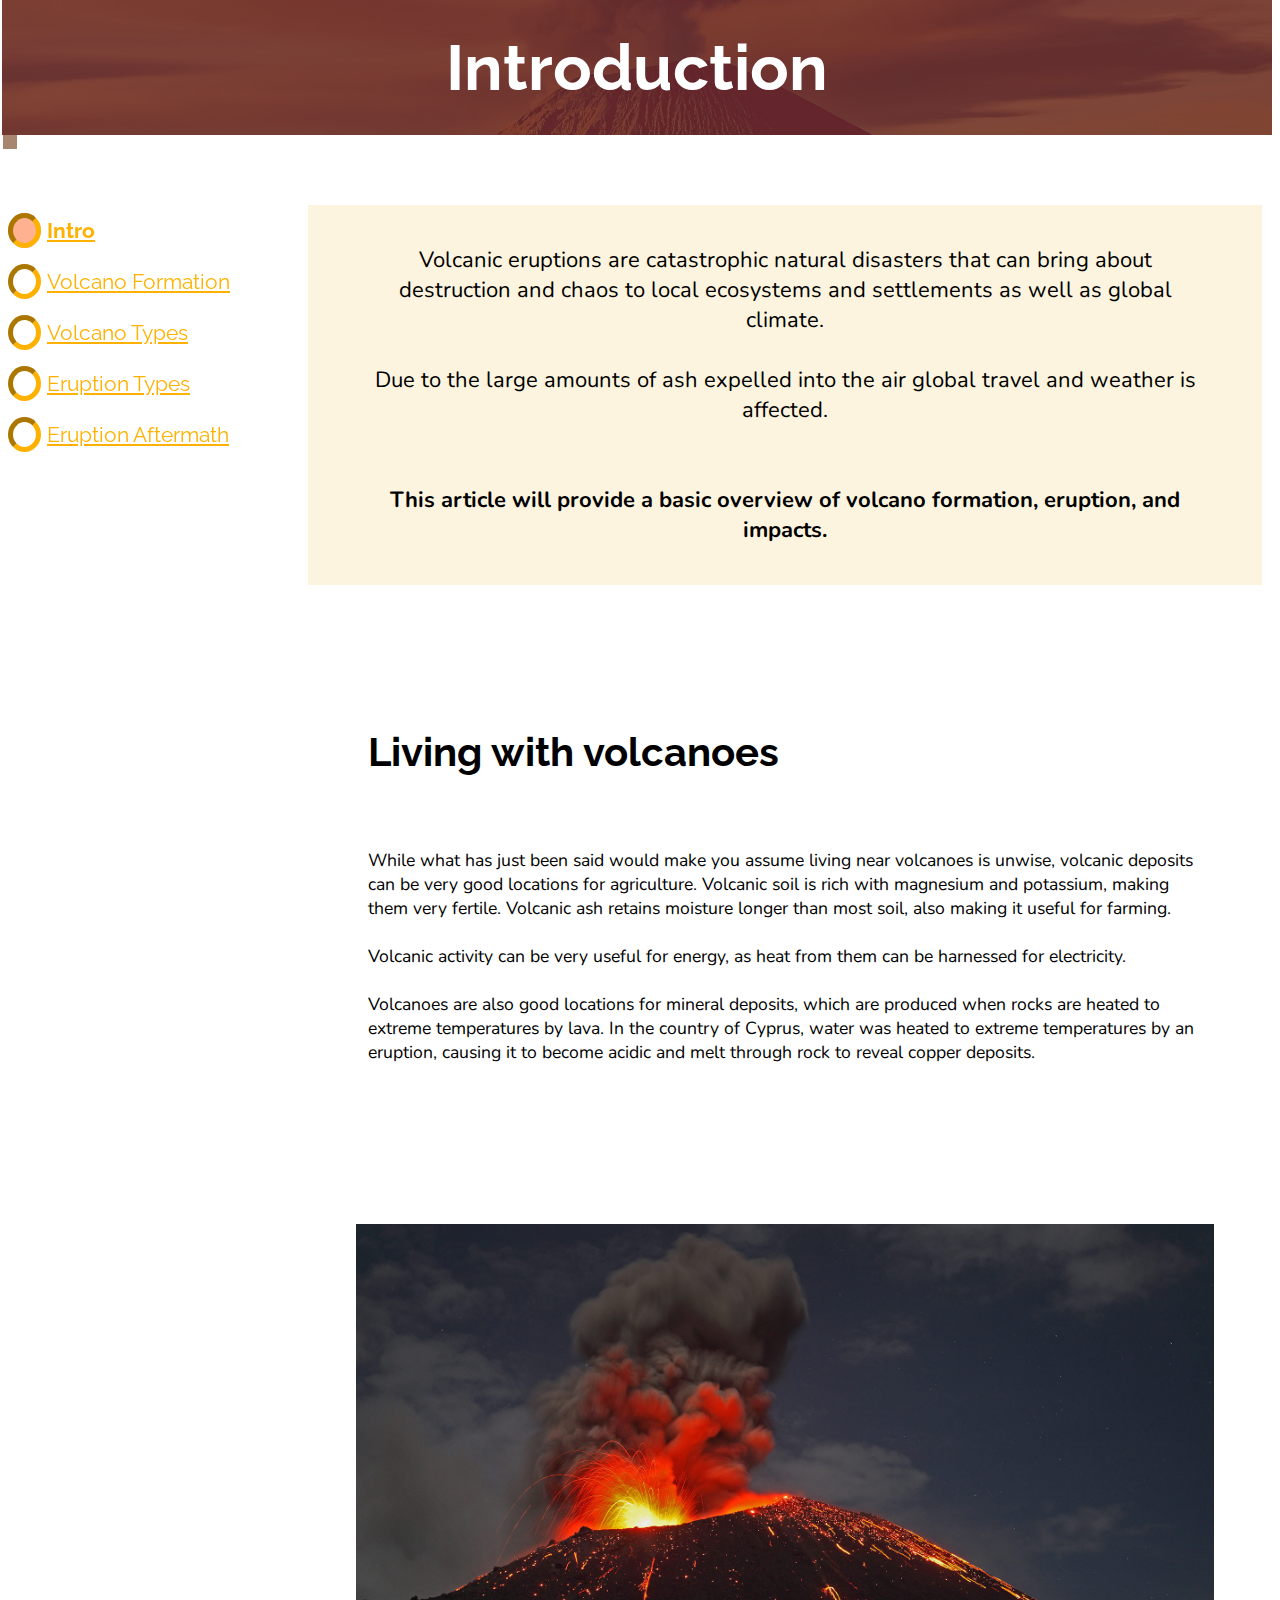
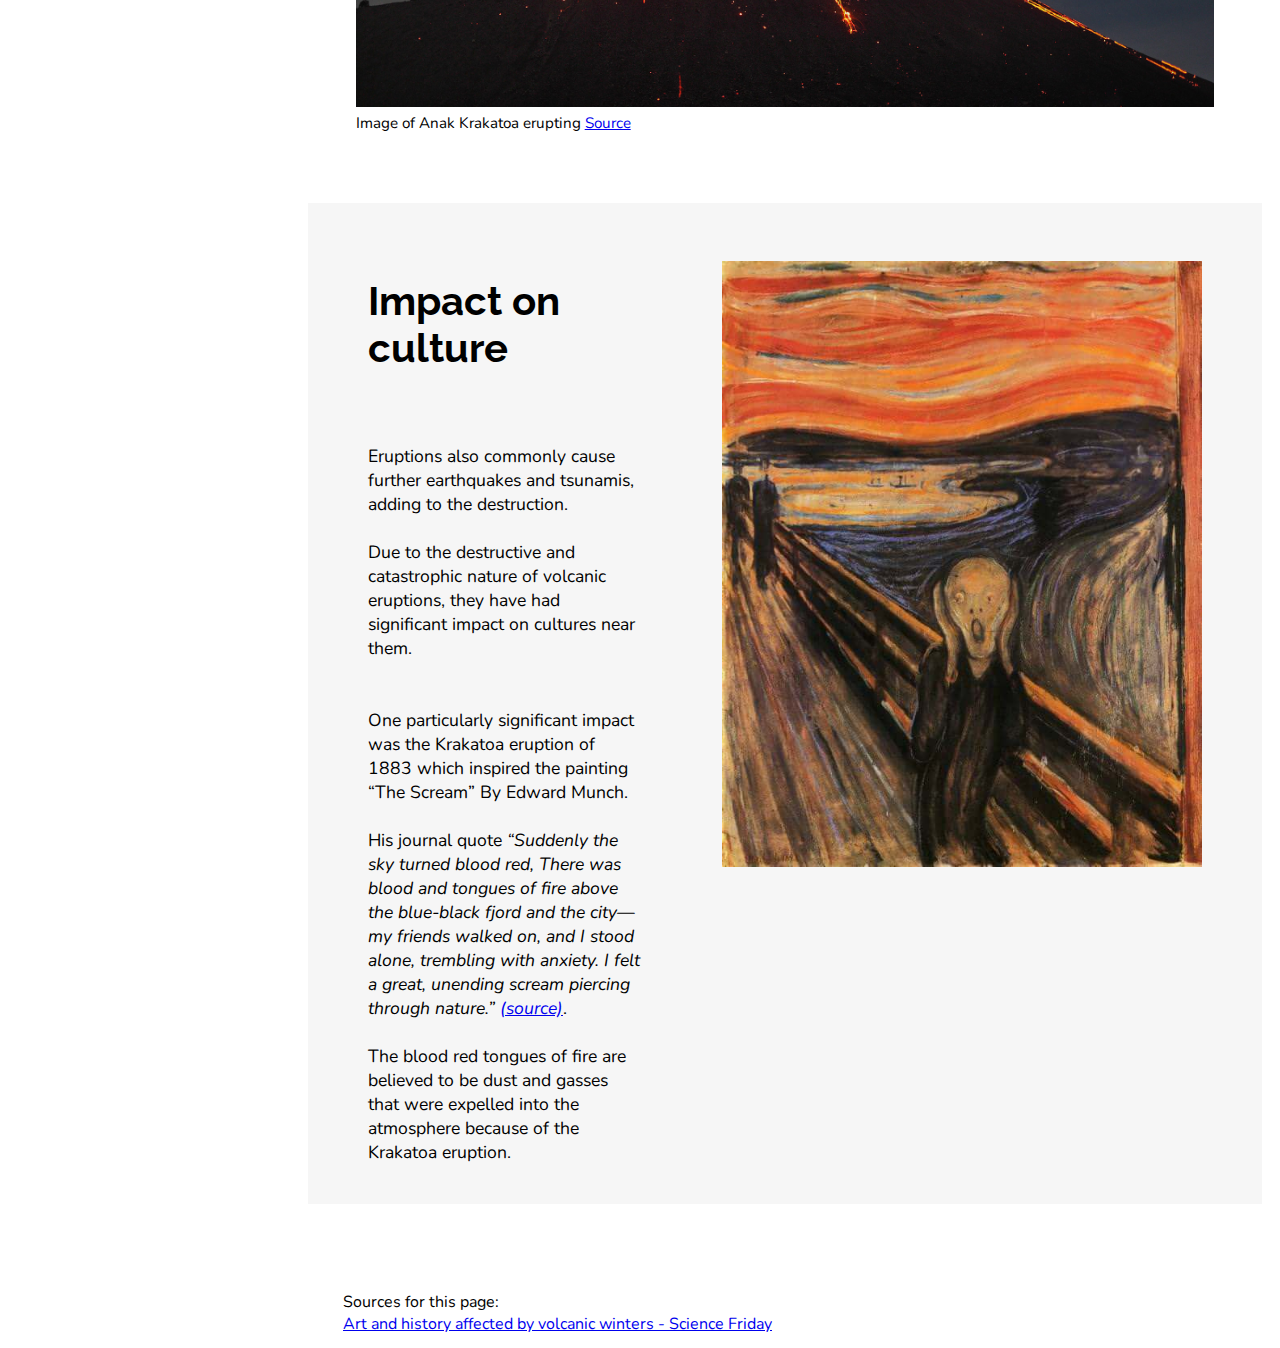
<file: index.html>
<!doctype html>
<html>

<head>
    <meta charset="utf-8">
    <title>Volcanoes: Home</title>
    <link href="style.css" rel="stylesheet" />
    <link rel="preconnect" href="https://fonts.googleapis.com">
    <link rel="preconnect" href="https://fonts.gstatic.com" crossorigin>
    <link href="https://fonts.googleapis.com/css2?family=Noto+Sans&family=Nunito:wght@200;300;400;600&family=Raleway:wght@100;300;400;800;900&display=swap" rel="stylesheet"> 
    <script src="https://code.jquery.com/jquery-3.6.0.min.js"></script>
    <script src="index.js" defer></script>
    <script>
        $(document).ready(function () {
           
            $(".next-page-btn").click(function (e) {
                window.location = "volcano-formation.html"
            });
        })
        
    </script>
</head>

<body>
    <header>
        <h1>Introduction</h1>
        <img src="images/header landscape banner.jpg">
    </header>

    <nav>
        <a id = "active" href="index.html"><i class="circleActive"></i> Intro</a> 
        <a href="volcano-formation.html"><i class="circle"></i>Volcano Formation</a>
        <a href="volcano-types.html"><i class="circle"></i>Volcano Types</a>
        <a href="eruption-types.html"><i class="circle"></i>Eruption Types</a>
        <a href="eruption-aftermath.html"><i class="circle"></i>Eruption Aftermath</a>
    </nav>
    <div id="progressBar"> </div>
    <main>
        <section class = "volcano-info-section-coloured">
            <p>Volcanic eruptions are catastrophic natural disasters that can bring about destruction and chaos to local ecosystems and
            settlements as well as global climate.
            <br><br>
            Due to the large amounts of ash expelled into the air global travel and weather is affected.
            <br><br><br>
            <b>This article will provide a basic overview of volcano formation, eruption, and impacts.</b>
        </p>
        </section>
        <!-- ADD THE MAP STUFF -->
        <section class = "volcano-aftermath-section">
            <h2> Living with volcanoes</h2>
            <p>While what has just been said would make you assume living near volcanoes is unwise, volcanic deposits can be very good
                locations for agriculture.
                Volcanic soil is rich with magnesium and potassium, making them very fertile. Volcanic ash retains moisture longer than
                most soil, also making it useful for farming.
                <br><br>
                Volcanic activity can be very useful for energy, as heat from them can be harnessed for electricity.
                <br><br>
                Volcanoes are also good locations for mineral deposits, which are produced when rocks are heated to extreme temperatures
                by lava. In the country of Cyprus, water was heated to extreme temperatures by an eruption, causing it to become acidic
                and melt through rock to reveal copper deposits.
            </p>    
        </section>
        <img class = "volcano-img-xtra-large"src = "images/18639d5b1f7e40dfbfad6b3bd9c407e9.jpg" alt = "Large image of Krakatoa">
        <p class="caption" style = "margin-left:5%"> Image of Anak Krakatoa erupting <a href="https://peapix.com/bing/28552" target="_blank">Source </a></p>

        <section class = "volcano-info-section-coloured-bottom ">
            <div class = "left">
            <h2> Impact on culture</h2>
            <p>
                Eruptions also commonly cause further earthquakes and tsunamis, adding to the destruction.
                <br><br>
                Due to the destructive and catastrophic nature of volcanic eruptions, they have had significant impact on cultures near
                them.
                <br><br><br>
                
                One particularly significant impact was the Krakatoa eruption of 1883 which inspired the painting “The Scream” By
                Edward Munch.
                <br><br>
                His journal quote <i>“Suddenly the sky turned blood red, There was blood and tongues of fire above the blue-black fjord and
                the city—my friends walked on, and I stood alone, trembling with anxiety. I felt a great, unending scream piercing
                through nature.” <a href = "https://www.sciencefriday.com/articles/the-art-and-history-shaped-by-volcanic-winters/" target="_blank">(source)</a></i>.
                <br><br>
                The blood red tongues of fire are believed to be dust and gasses that were expelled into the atmosphere because of the
                Krakatoa eruption.
            </p>
            </div>
            <div class = "right">
                <br>
                <figure class="imgHolder">
                    <img src="images/the-scream.jpg" alt="Painting: The Scream by Edward Munch">
                    <figcaption> <i>The Scream </i>by Edward Munch <a href="https://www.britannica.com/place/Kilauea" target="_blank">Source</a>
                        </a></figcaption>
                </figure>
            </div>
        </section>
    <br>        
    </main>
    <footer>
    <button class = "next-page-btn"><span>Next: Formation </span></button>
        Sources for this page: <br>
    <a href="https://www.sciencefriday.com/articles/the-art-and-history-shaped-by-volcanic-winters/" target="_blank"> Art and history affected by volcanic winters - Science Friday</a> 
</footer>
</body>

</html>
</file>
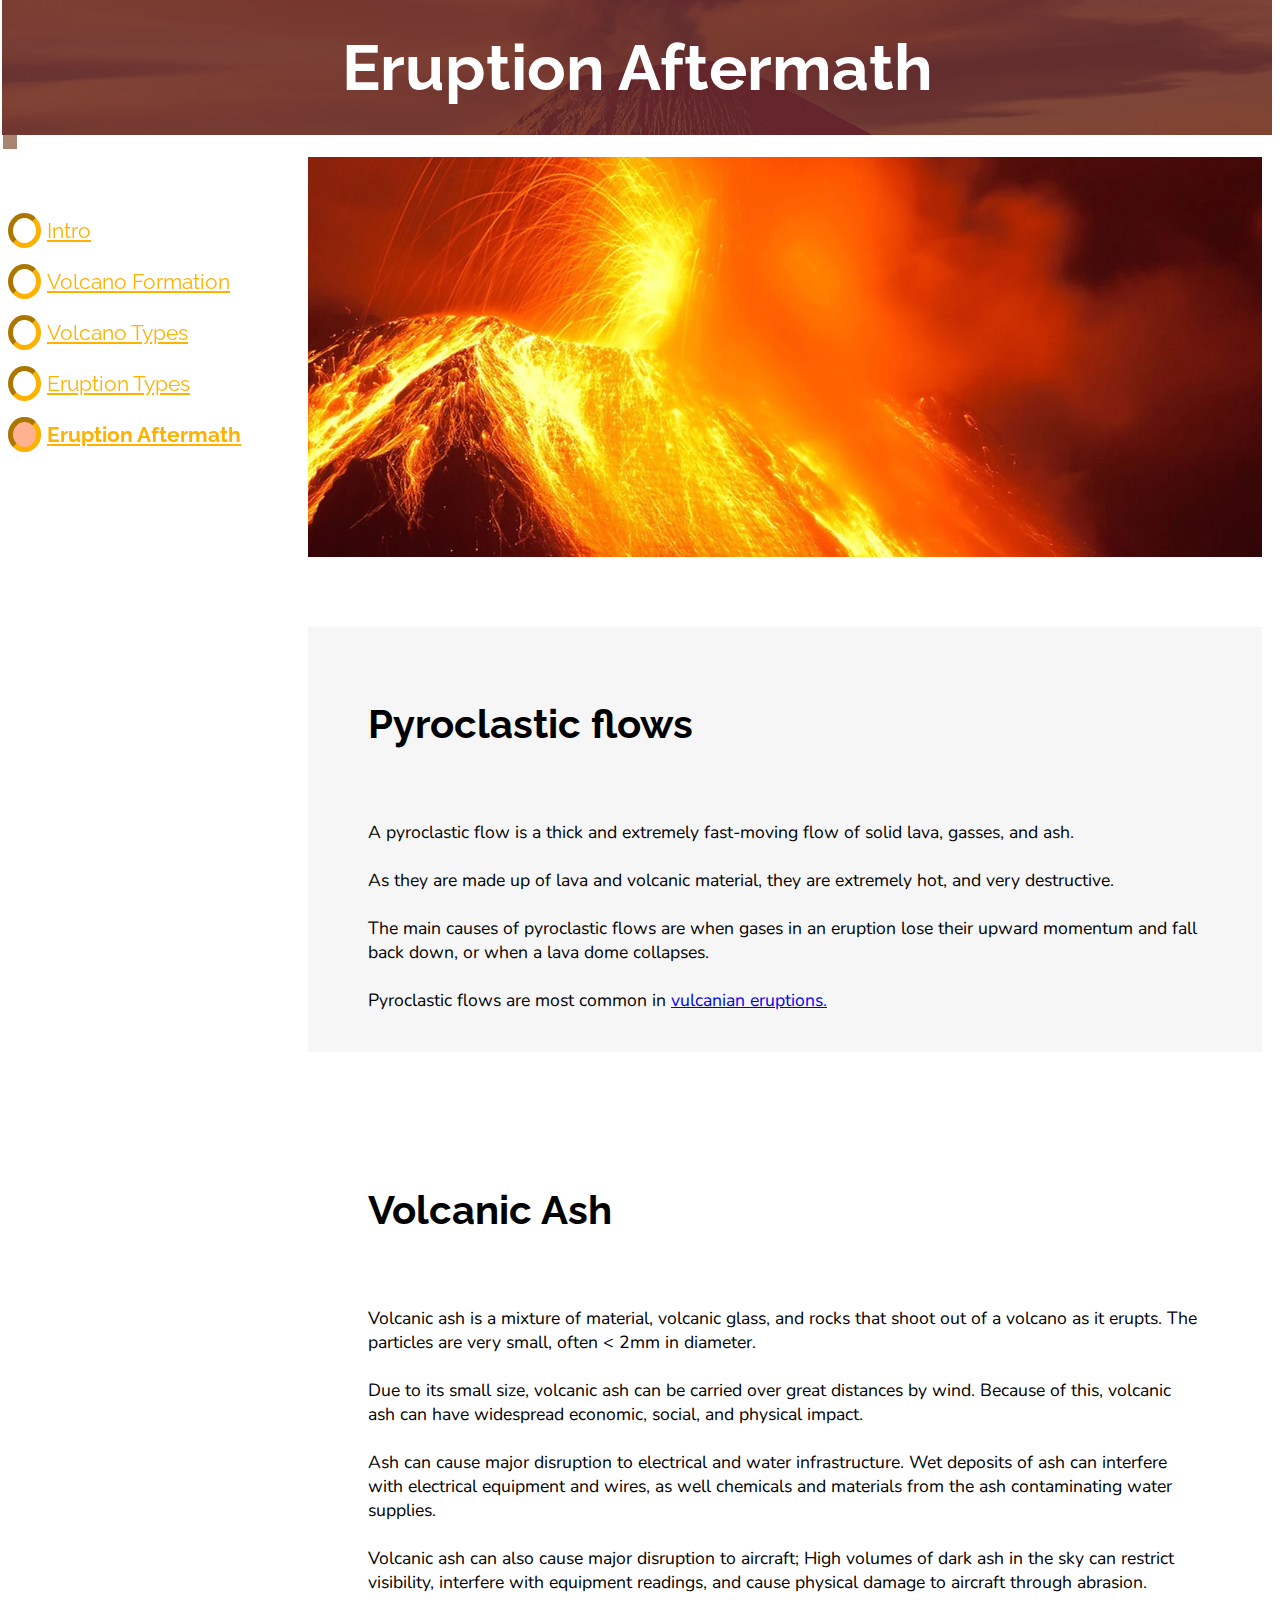
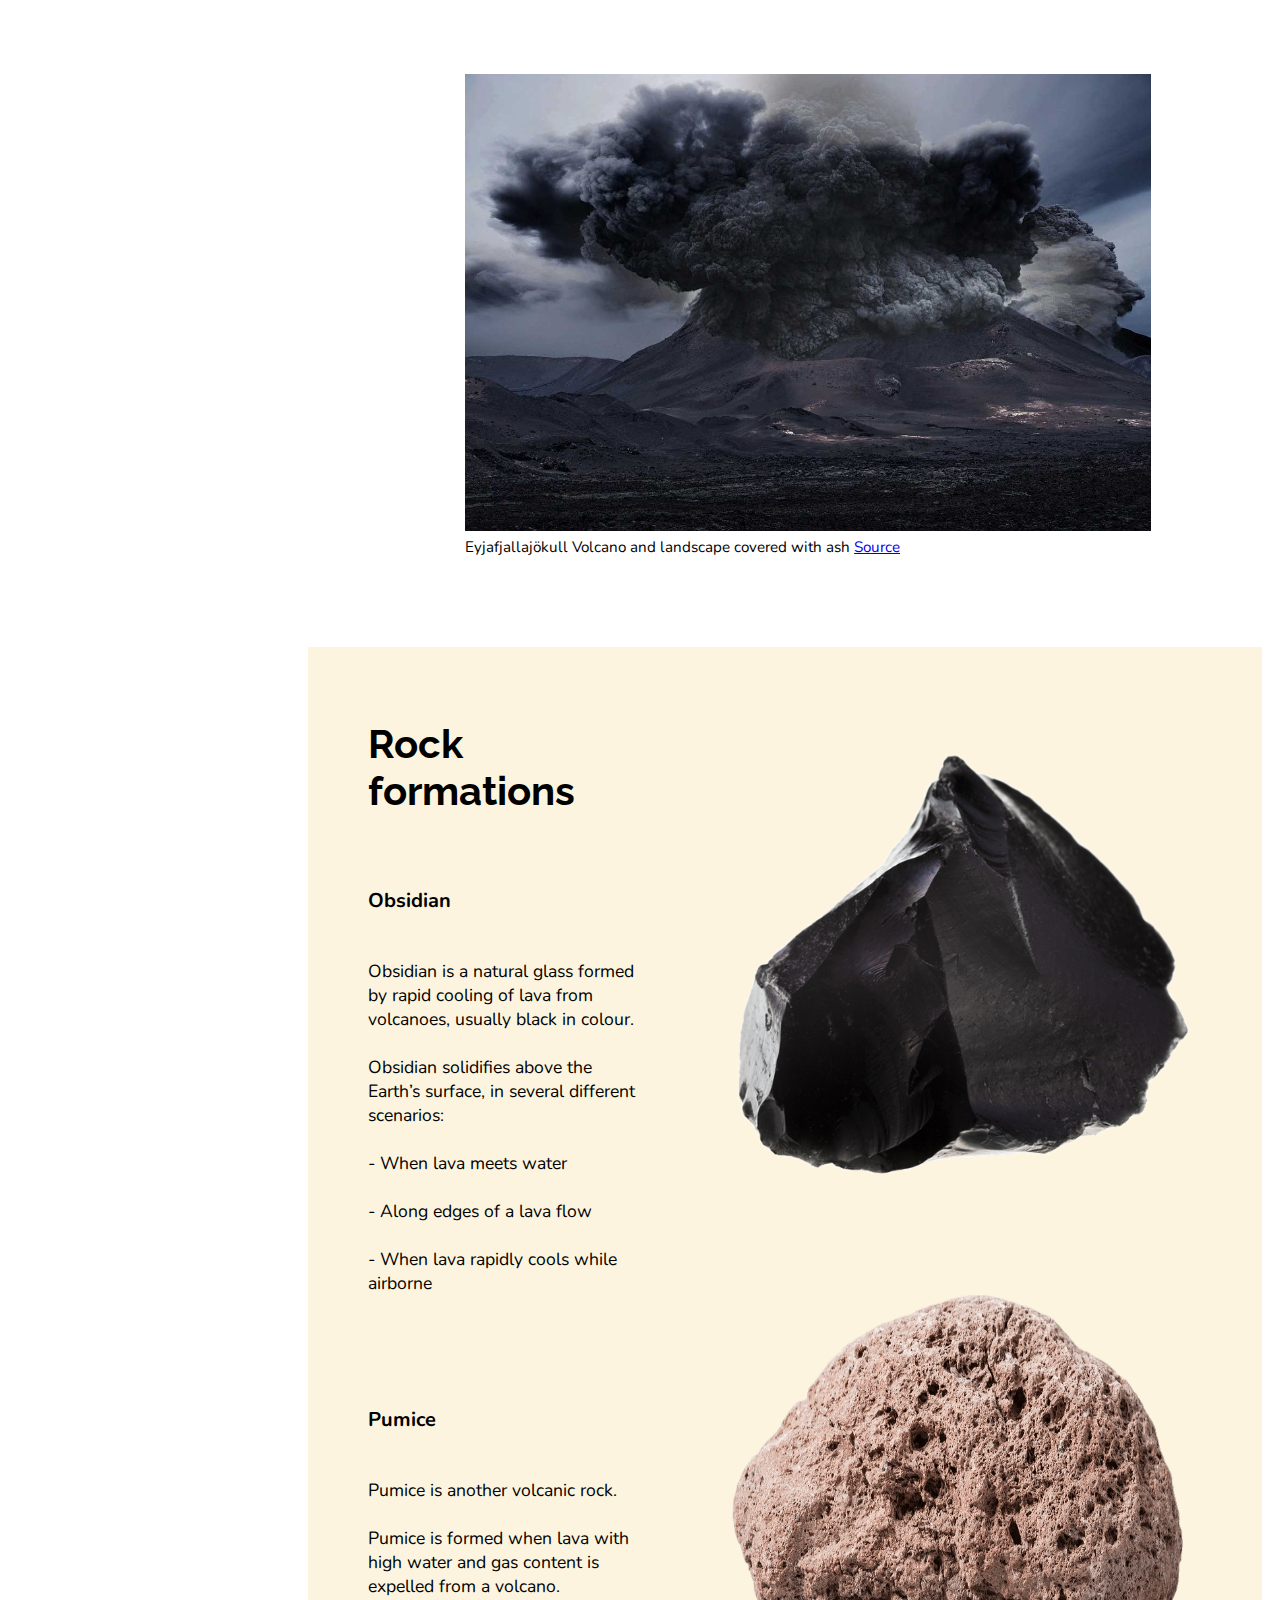
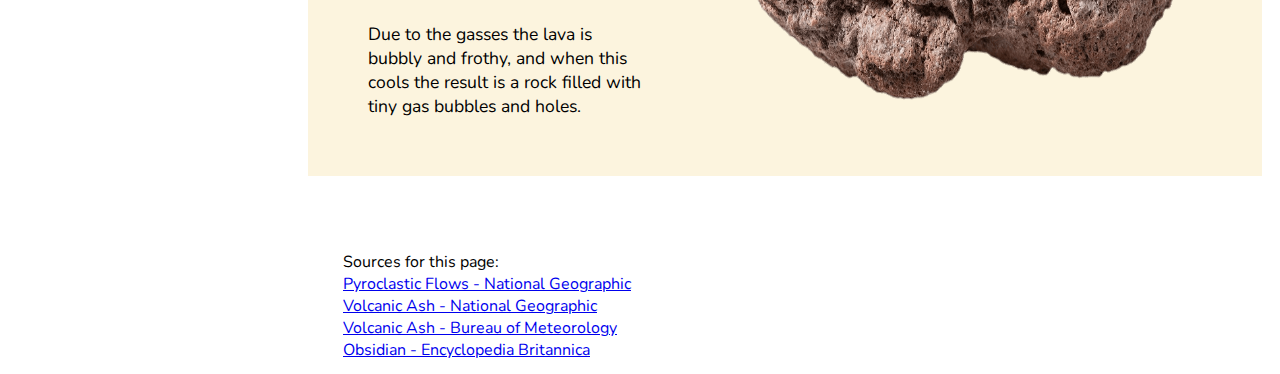
<file: eruption-aftermath.html>
<!doctype html>
<html>

<head>
    <meta charset="utf-8">
    <title>Volcanoes: Aftermath</title>
    <link href="style.css" rel="stylesheet" />
    <link rel="preconnect" href="https://fonts.googleapis.com">
    <link rel="preconnect" href="https://fonts.gstatic.com" crossorigin>
    <link href="https://fonts.googleapis.com/css2?family=Noto+Sans&family=Nunito:wght@200;300;400;600&family=Raleway:wght@100;300;400;800;900&display=swap" rel="stylesheet"> 
    <script src="https://code.jquery.com/jquery-3.6.0.min.js"></script>
    <script src="index.js" defer></script>
    <script>
        $(document).ready(function () {
        
            $(function () {
                if (window.location.hash == "#pyroclastic") {
                    $('html,body').stop().animate({
                        scrollTop: 306
                    }, {
                        duration: 500
                    });
                }
            })
        })
        
    </script>
</head>

<body>
    <header>
        <h1>Eruption Aftermath</h1>
        <img src="images/header landscape banner.jpg">
    </header>
    <!-- <form>
        <input type = 'radio' id = 'intro' name = "Introduction" checked>
        <label> Introduction</label>
    </form> -->
    <nav>
        <a href="index.html"><i class="circle"></i> Intro</a> 
        <a href="volcano-formation.html"><i class="circle"></i>Volcano Formation</a>
        <a href="volcano-types.html"><i class="circle"></i>Volcano Types</a>
        <a href="eruption-types.html"><i class="circle"></i>Eruption Types</a>
        <a id = "active" href="eruption-aftermath.html"><i class="circleActive"></i>Eruption Aftermath</a>
    </nav>
    <div id="progressBar"> </div>
    <main>
        <br>
        <div class="parallax" id="parallax-5"> </div>

        <section class="volcano-aftermath-section-coloured">
            <h2>Pyroclastic flows</h2>
            <p>
                A pyroclastic flow is a thick and extremely fast-moving flow of solid lava, gasses, and ash.
                <br><br>
                As they are made up of lava and volcanic material, they are extremely hot, and very destructive.
                <br><br>
                The main causes of pyroclastic flows are when gases in an eruption lose their upward momentum and fall back down, or
                when a lava dome collapses.
                <br><br>
                Pyroclastic flows are most common in <a href = "eruption-types.html#vulcanian-eruptions">vulcanian eruptions.</a>
            </p>
        </section>

        <section class="volcano-aftermath-section">
            <h2>Volcanic Ash</h2>
            <p>
                Volcanic ash is a mixture of material, volcanic glass, and rocks that shoot out of a volcano as it erupts. The particles are very small, often < 2mm in diameter. 
                <br><br>
                Due to its small size, volcanic ash can be carried over great distances by wind. Because of this, volcanic ash can have widespread economic, social, and physical impact.
                <br><br>
                Ash can cause major disruption to electrical and water infrastructure. Wet deposits of ash can interfere with electrical equipment and wires, as well chemicals and materials from the ash contaminating water supplies.
                <br><br>
                Volcanic ash can also cause major disruption to aircraft; High volumes of dark ash in the sky can restrict visibility, interfere with equipment readings, and cause physical damage to aircraft through abrasion. 
            </p>

            <img class = "volcano-img-large"src = "images/volcano.jpg" alt = "image of a volcano and surrounding landscape covered with ash">
            <br>
            <p class = "caption" style = "margin-left:15%;"> Eyjafjallajökull Volcano and landscape covered with ash <a href="https://www.techexplorist.com/scientists-discovered-two-effects-volcanic-ash-sedimentation/38134/"target="_blank">Source </a></p>

        </section>

        <section class="volcano-type-section-coloured" id="shield-volcano">
            <div class="left">
                <h2>Rock formations</h2>
                <h4> Obsidian </h4>
                <p>Obsidian is a natural glass formed by rapid cooling of lava from volcanoes, usually black in colour.
                <br><br>
                Obsidian solidifies above the Earth’s surface, in several different scenarios:
                <br><br>
                - When lava meets water
                <br><br>
                - Along edges of a lava flow
                <br><br>
                - When lava rapidly cools while airborne
                </p>
                <br><br>
                <h4> Pumice </h4>
                <p>Pumice is another volcanic rock.
                <br><br>
                Pumice is formed when lava with high water and gas content is expelled from a volcano.
                <br><br>
                Due to the gasses the lava is bubbly and frothy, and when this cools the result is a rock filled with tiny gas bubbles
                and holes.
                </p>
            </div>
            <div class="right">
                <br><br><br>
                <figure class="imgHolder">
                    <img src="images/pngegg.png" alt="Image of a piece of obsidian">
                    <figcaption>Image of a piece of obsidian, <a href="https://www.pngegg.com/en/png-xkock/download"
                            target="_blank">Source</a> </a></figcaption>
                </figure>
                <br><br>
                <figure class="imgHolder">
                    <img src="images/5c1230186ac52602a4427f45.png" alt="Image of a piece of pumice">
                    <figcaption>Image of a piece of pumice, <a href="https://www.stickpng.com/img/nature/pumice/brownish-pumice-stone"
                            target="_blank">Source</a> </a></figcaption>
                </figure>
            </div>
        </section>
    </main>
    
<footer>
    Sources for this page: <br>
    <a href="https://www.nationalgeographic.org/encyclopedia/pyroclastic-flow/" target="_blank"> Pyroclastic Flows - National Geographic</a> <br>
    <a href="https://www.nationalgeographic.org/encyclopedia/volcanic-ash/" target="_blank"> Volcanic Ash - National Geographic</a> <br>
    <a href="http://www.bom.gov.au/aviation/data/education/volcanic-ash.pdf" target="_blank"> Volcanic Ash - Bureau of Meteorology</a> <br>
    <a href="https://www.britannica.com/science/obsidian" target="_blank"> Obsidian - Encyclopedia Britannica</a> <br>
</footer>
</body>

</html>
</file>
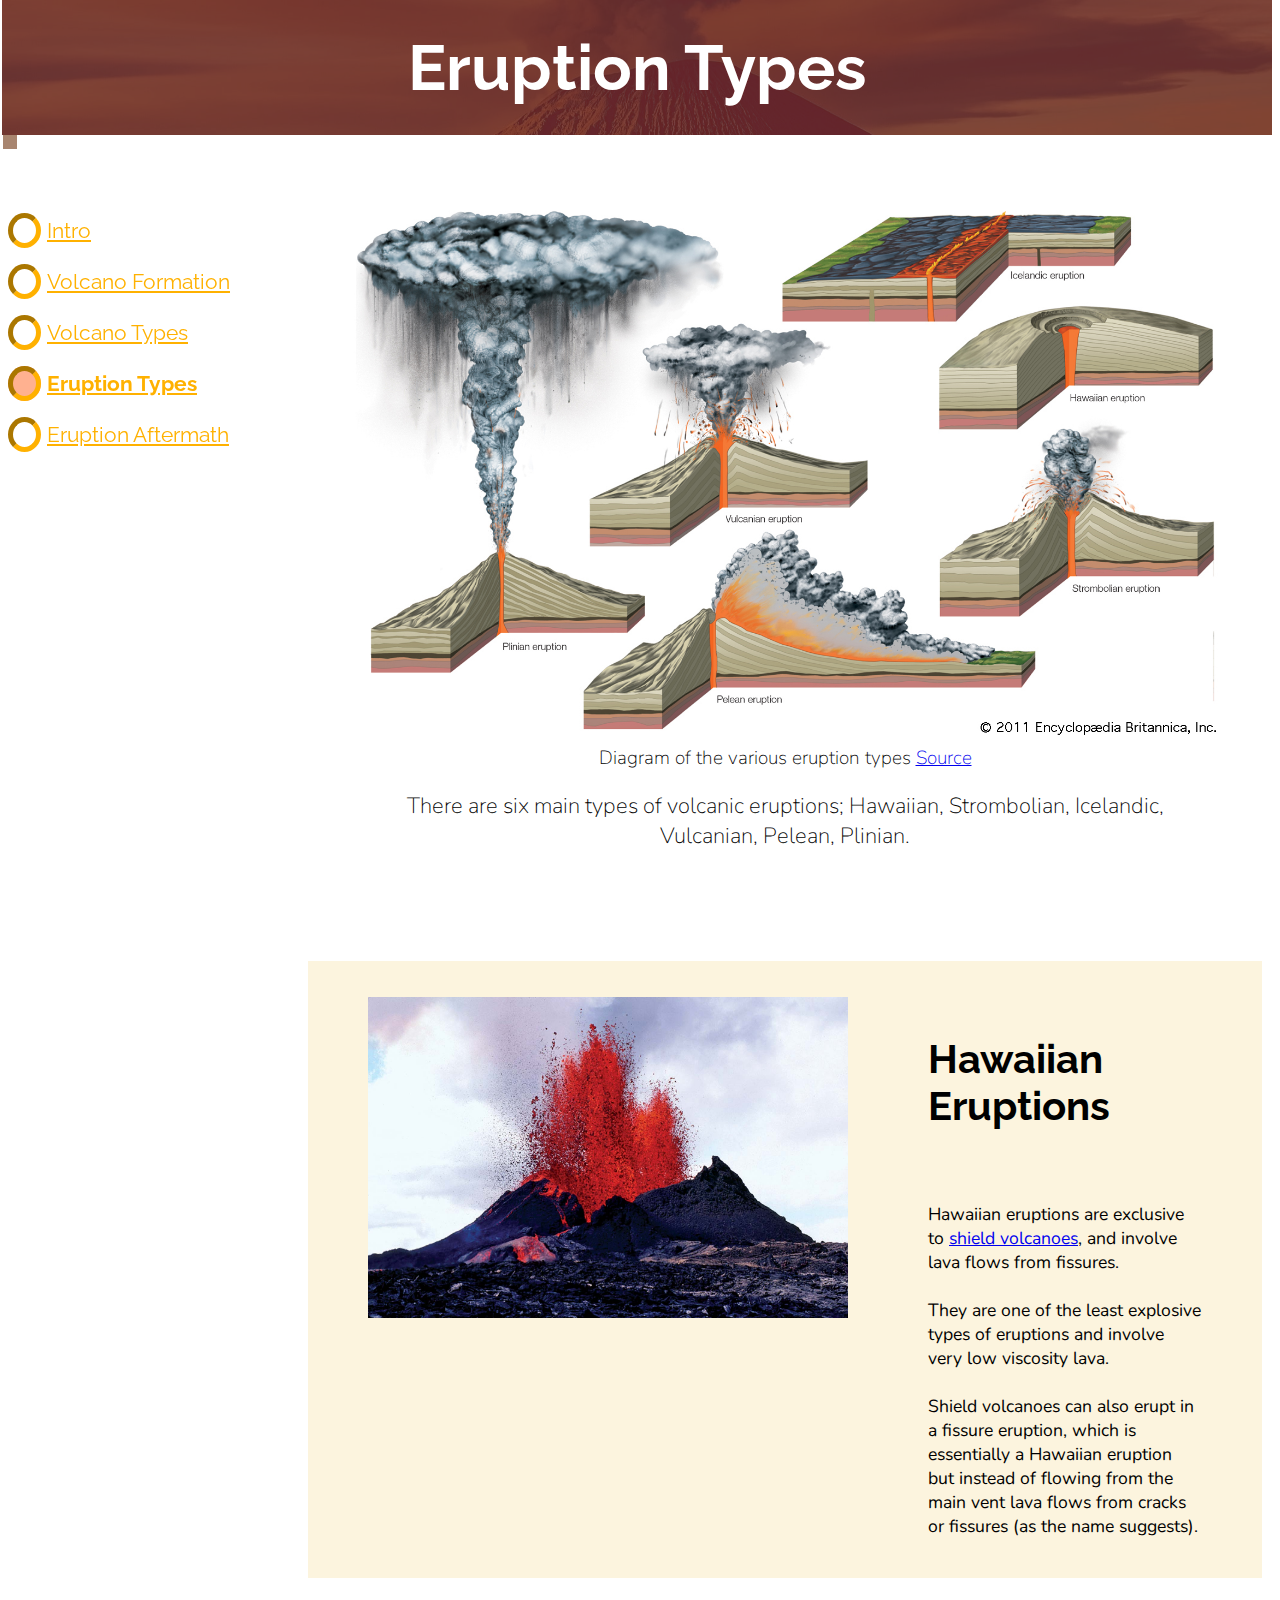
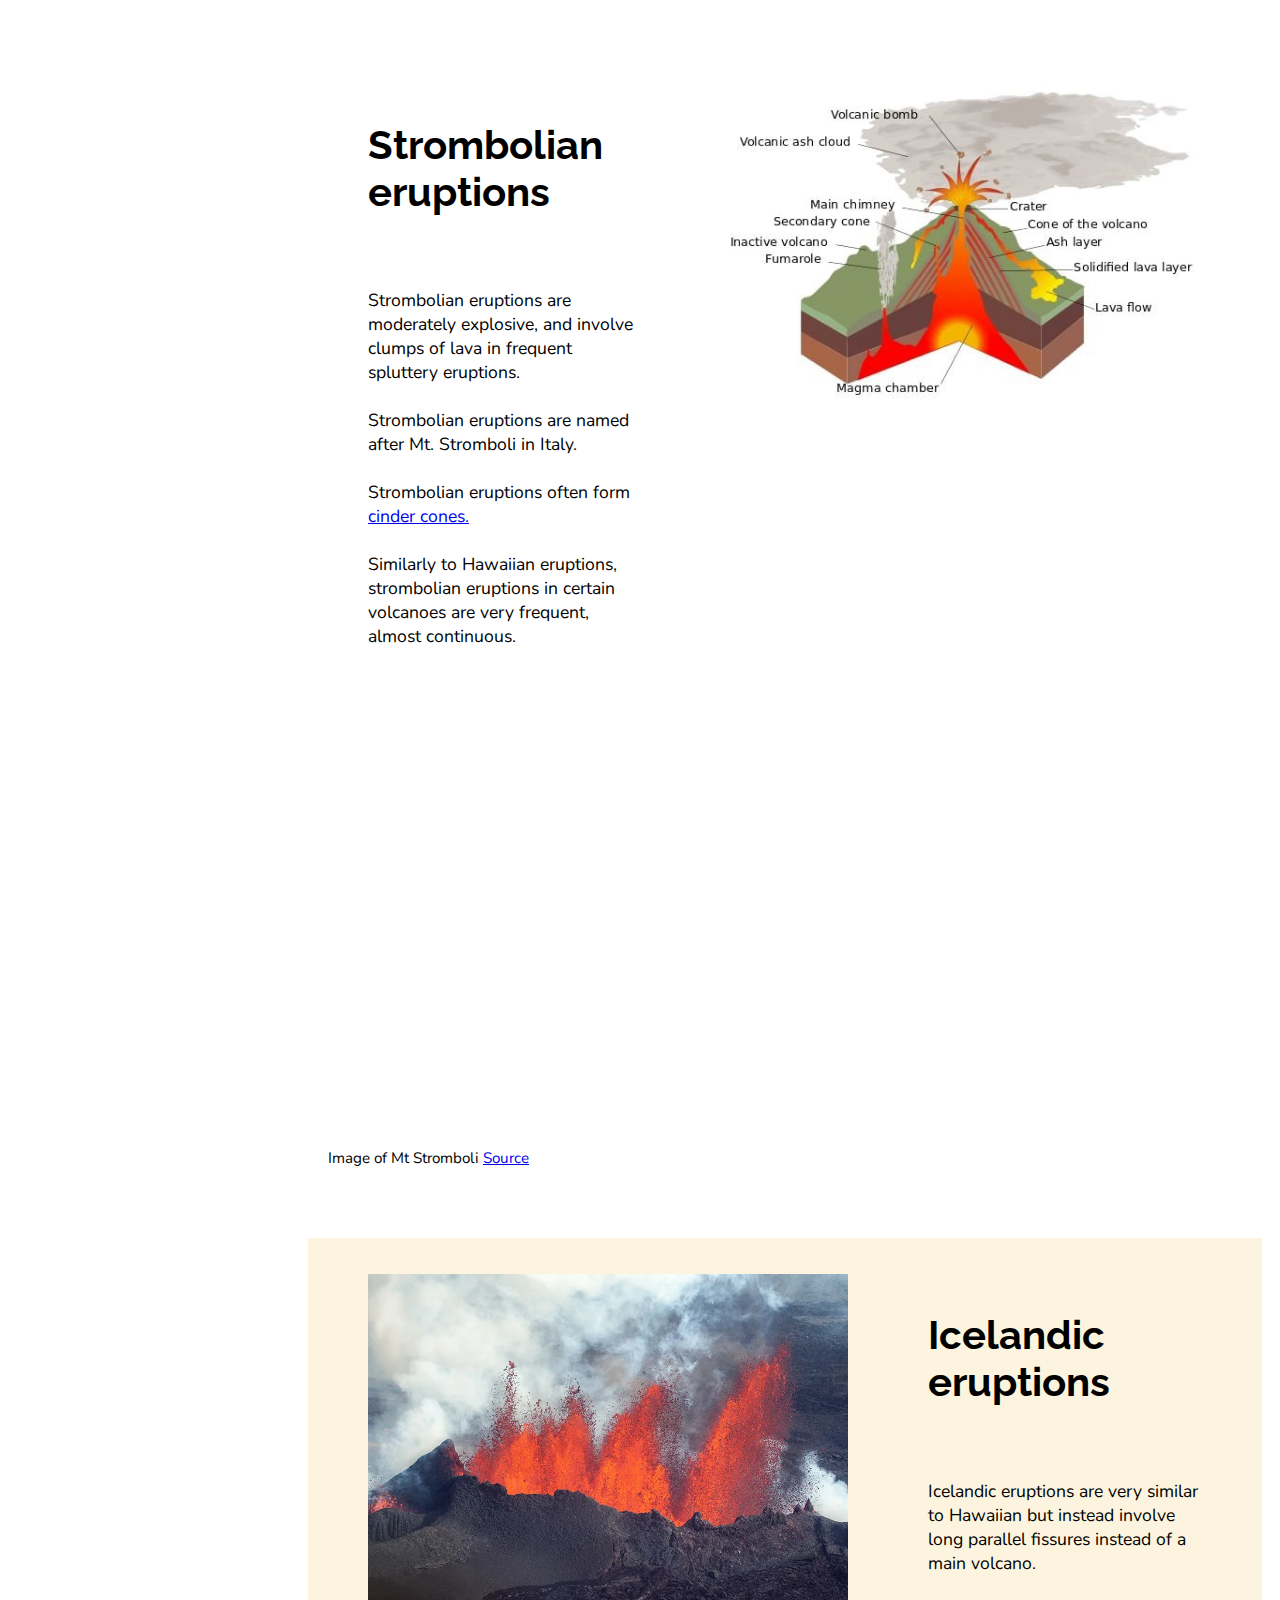
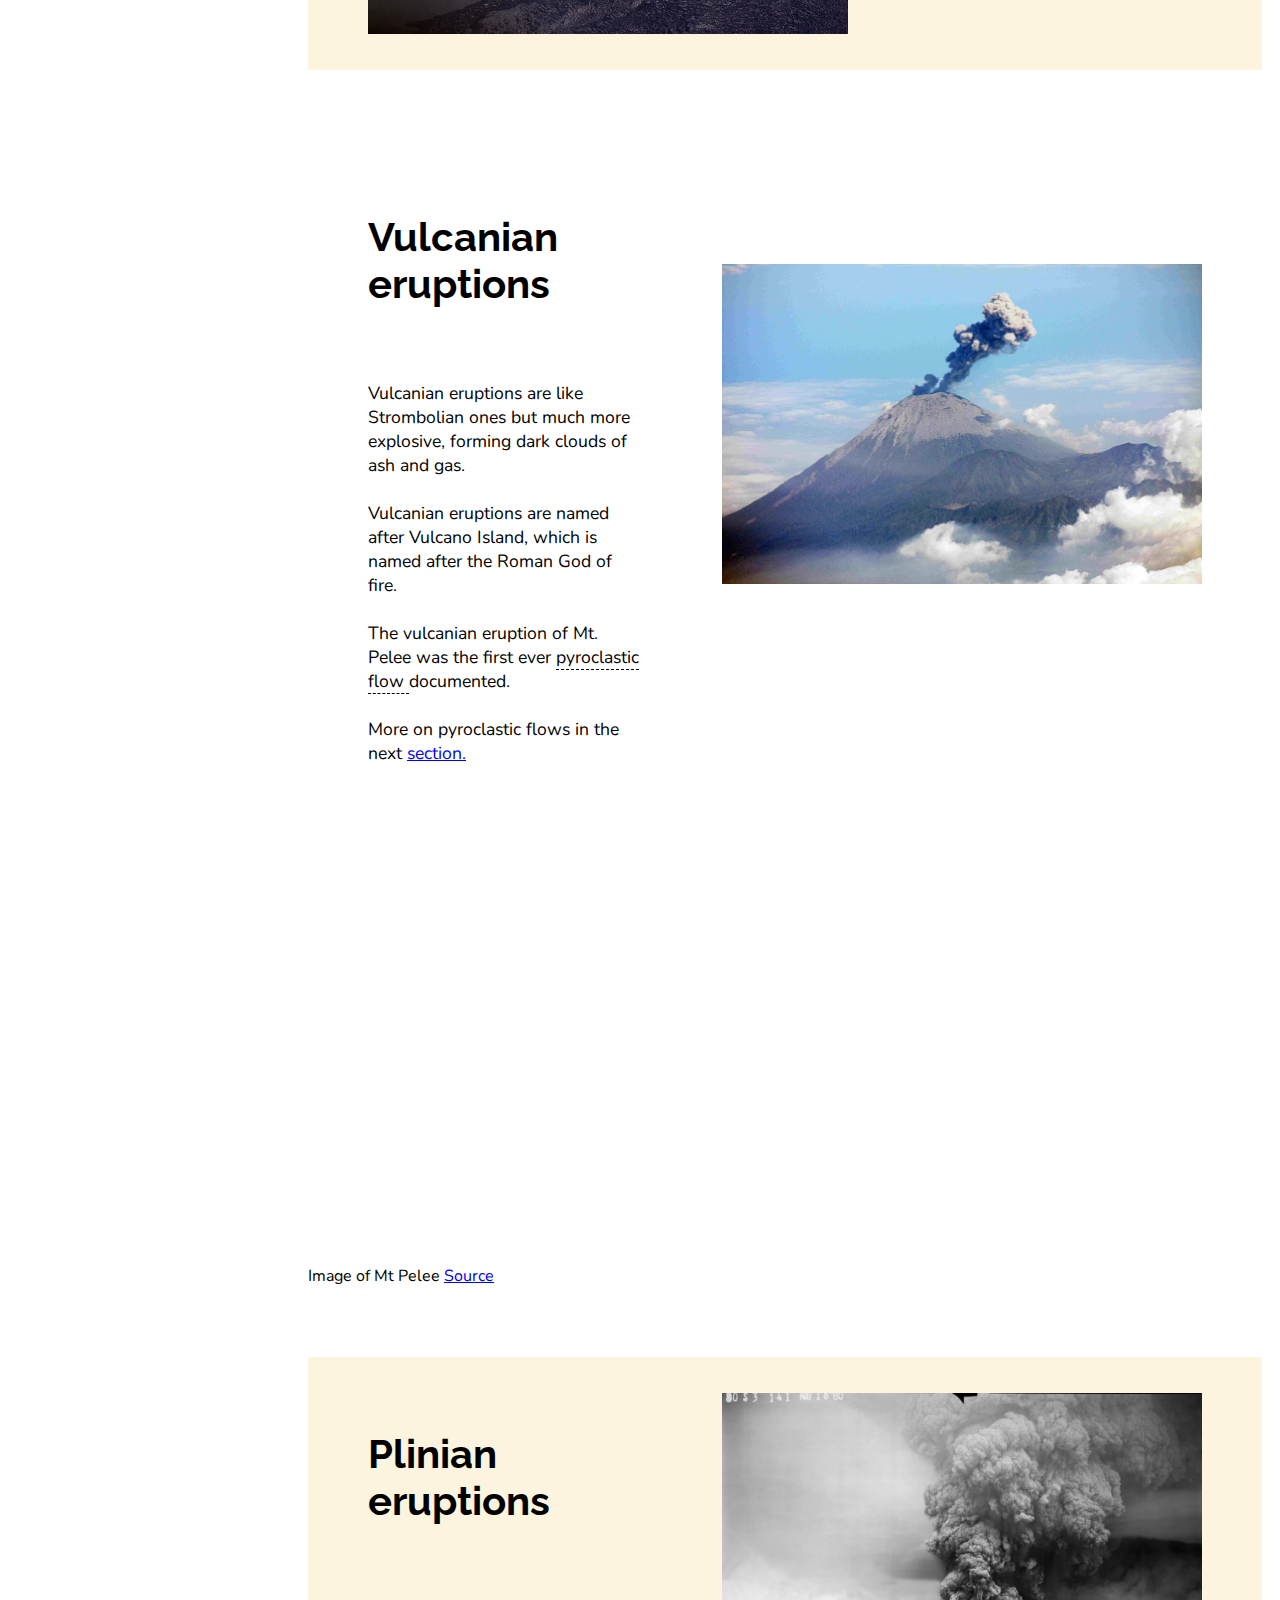
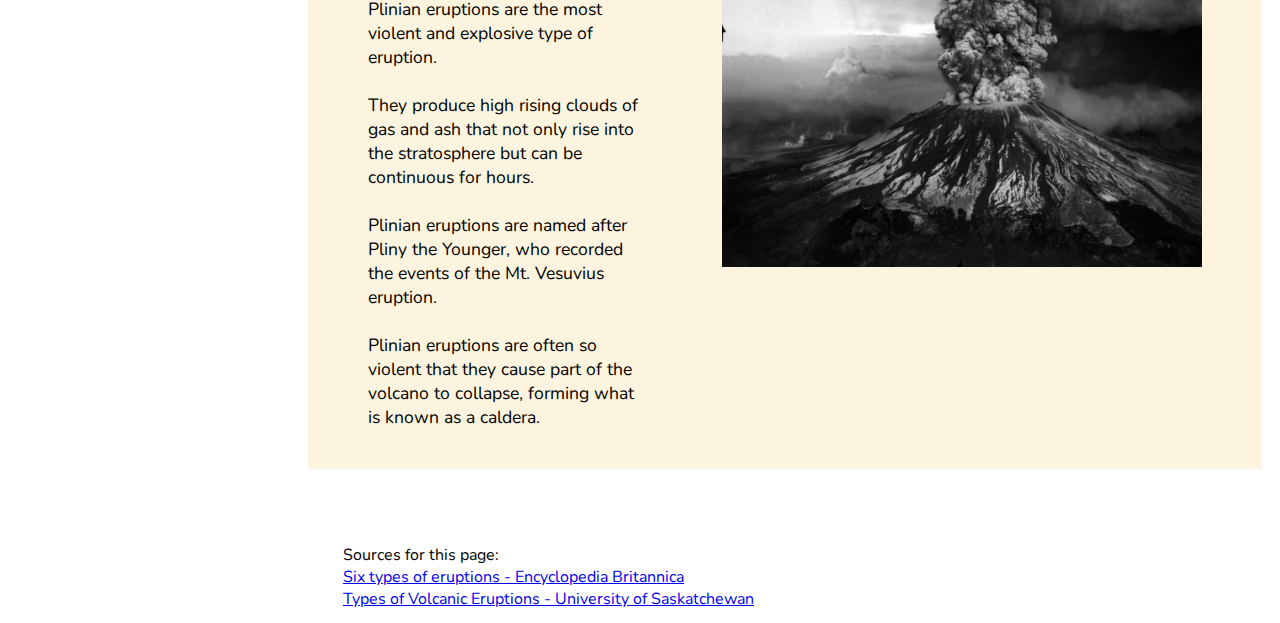
<file: eruption-types.html>
<!doctype html>
<html>

<head>
    <meta charset="utf-8">
    <title>Volcanoes: Eruption Types</title>
    <link href="style.css" rel="stylesheet" />
    <link rel="preconnect" href="https://fonts.googleapis.com">
    <link rel="preconnect" href="https://fonts.gstatic.com" crossorigin>
    <link href="https://fonts.googleapis.com/css2?family=Noto+Sans&family=Nunito:wght@200;300;400;600&family=Raleway:wght@100;300;400;800;900&display=swap" rel="stylesheet"> 
    <script src="https://code.jquery.com/jquery-3.6.0.min.js"></script>
    <script src="index.js" defer></script>
    <script>
        $(document).ready(function () {
            $(".next-page-btn").click(function (e) {
                window.location = "eruption-aftermath.html"
            });
            $(function () {
                if (window.location.hash == "#vulcanian-eruptions") {
                    $('html,body').stop().animate({
                        scrollTop: 2958
                    }, {
                        duration: 800
                    });
                }
            })
        })
    </script>
</head>

<body>
    <header>
        <h1>Eruption Types</h1>
        <img src="images/header landscape banner.jpg">
    </header>

    <nav>
        <a href="index.html"><i class="circle"></i> Intro</a> 
        <a href="volcano-formation.html"><i class="circle"></i>Volcano Formation</a>
        <a href="volcano-types.html"><i class="circle"></i>Volcano Types</a>
        <a id = "active" href="eruption-types.html"><i class="circleActive"></i>Eruption Types</a>
        <a href="eruption-aftermath.html"><i class="circle"></i>Eruption Aftermath</a>
    </nav>
        <div id="progressBar"> </div>
    <main>
        <section id="top-message">

            <br>
            <img src = "images/types-eruptions.jpg" width="100%" alt= "diagram of 6 main eruption types">
            <p class = "caption"> Diagram of the various eruption types <a href = "https://www.britannica.com/science/volcano/Six-types-of-eruptions"target="_blank">Source </a></p>

            <p>There are six main types of volcanic eruptions; Hawaiian, Strombolian, Icelandic, Vulcanian, Pelean, Plinian.</p>
            
        </section>
        <section class = "volcano-type-section-coloured" id = "hawaiian-eruption-section">
                <div class = "left">
                    <figure class="imgHolder" >
                        <img src="images/Eruption-Kilauea-Hawaii-Volcanoes-National-Park-1983.jpg" alt="image of Kilauea erupting">
                        <figcaption>Image of Kilauea erupting, <a
                                href="https://www.britannica.com/place/Kilauea"
                                target="_blank">Source</a> </a></figcaption>
                    </figure>
                </div>
                <div class = "right">
                    <h2>Hawaiian Eruptions</h2>
                    <p>
                        Hawaiian eruptions are exclusive to <a href = "volcano-types.html#shield-volcanoes">shield volcanoes</a>, and involve lava flows from fissures.
                        <br><br>

                        They are one of the least explosive types of eruptions and involve very low viscosity lava.  
                        <br><br>

                        Shield volcanoes can also erupt in a fissure eruption, which is essentially a Hawaiian eruption but instead of flowing from the main vent lava flows from cracks or fissures (as the name suggests).
                    </p>
                </div>
        </section>

        <section class="volcano-type-section" id = "strombolian-section">
            <div class="left">
                <h2>Strombolian eruptions</h2>
                <p>
                    Strombolian eruptions are moderately explosive, and involve clumps of lava in frequent spluttery eruptions.
                    <br><br>
                    Strombolian eruptions are named after Mt. Stromboli in Italy. 
                    <br><br>
                    Strombolian eruptions often form <a href ="volcano-types.html">cinder cones.</a>
                    <br><br>

                    Similarly to Hawaiian eruptions, strombolian eruptions in certain volcanoes are very frequent, almost continuous.

                </p>
            </div>
            <div class="right">
                <figure class="imgHolder">
                    <img src="images/Volcano-1.jpeg" alt="diagram of a strombolian eruption">
                    <figcaption>Diagram of a strombolian eruption, <a
                            href="https://www.pmfias.com/eruptive-volcanism-types-strombolian-vulcanian-plinian-pelean/"
                            target="_blank">Source</a></figcaption>
                </figure>
            </div>
        </section>
        <div class = "parallax" id = "parallax-4"> </div>
        <p class = "caption"> Image of Mt Stromboli <a href = "https://en.wikipedia.org/wiki/Stromboli"target="_blank">Source </a></p>

        <section class="volcano-type-section-coloured" id = "icelandic-eruption-section">
            <div class="left">
                <figure class="imgHolder">
                    <img src="images/fissure-eruption-iceland.webp" alt="Image of a icelandic eruption">
                    <figcaption>Image of the Bárðarbunga volcano in Iceland, <a
                            href="https://eos.org/research-spotlights/magma-flow-in-a-major-icelandic-eruption"
                            target="_blank">Source</a></figcaption>
                </figure>
            </div>
            <div class="right">
                <h2>Icelandic eruptions</h2>
                <p>Icelandic eruptions are very similar to Hawaiian but instead involve long parallel fissures instead of a main volcano.</p>
            </div>
        </section>
    
        <section class="volcano-type-section" id = "vulcanian-eruption-section">
            <div class="left">
                <h2>Vulcanian eruptions</h2>
                <p>
                    Vulcanian eruptions are like Strombolian ones but much more explosive, forming dark clouds of ash and gas. 
                    <br><br>
                    Vulcanian eruptions are named after Vulcano Island, which is named after the Roman God of fire.
                    <br><br>

                    The vulcanian eruption of Mt. Pelee was the first ever 
                    <span class = "tooltip">pyroclastic flow 
                        <span class = "tooltip-text">A thick and fast moving flow of lava and volcanic ash</span>
                    </span>
                    documented.

                    <br><br>
                    More on pyroclastic flows in the next <a href ="eruption-aftermath.html#pyroclastic">section.</a>
                </p>
            </div>
            <div class="right">
                <br><br><br><br>
                <figure class="imgHolder">
                    <img src="images/volcanic-eruption-657324444-5b8eb29c46e0fb002525f73c.jpg" alt="Image of a vulcanian eruption">
                    <figcaption>Image of a vulcanian eruption, <a
                            href="https://eos.org/research-spotlights/magma-flow-in-a-major-icelandic-eruption"
                            target="_blank">Source</a></figcaption>
                </figure>
            </div>
        </section>
        <div class = "parallax" id = "parallax-3"> </div>
        <caption> Image of Mt Pelee <a href = "https://twitter.com/visitmartinique/status/993540298751045633"target="_blank">Source </a></caption>

        <section class="volcano-type-section-coloured" id = "plinian-eruption-section">
            <div class="left">
                <h2>Plinian eruptions</h2> 
               <p>
                Plinian eruptions are the most violent and explosive type of eruption. 
                <br><br>

                They produce high rising clouds of gas and ash that not only rise into the stratosphere but can be continuous for hours. 
                <br><br>
                Plinian eruptions are named after Pliny the Younger, who recorded the events of the Mt. Vesuvius eruption. 
                <br><br>
                Plinian eruptions are often so violent that they cause part of the volcano to collapse, forming what is known as a caldera.
               </p>
            </div>
            <div class="right">
                <figure class="imgHolder">
                    <img src="images/vhp_img571.jpg" alt="Image of a plinian eruption">
                    <figcaption>Image of a plinian eruption, <a
                            href="https://www.usgs.gov/media/images/plinian-eruption-column-may-18-1980-mount-st-helens"
                            target="_blank">Source</a></figcaption>
                </figure>
            </div>
        </section>
        
    </main>
    
<footer>
    <button class="next-page-btn"><span>Next: Aftermath </span></button>
    Sources for this page: <br>
    <a href="https://www.britannica.com/science/volcano/Six-types-of-eruptions" target="_blank"> Six types of eruptions - Encyclopedia Britannica</a> <br>
    <a href="https://openpress.usask.ca/physicalgeology/chapter/11-4-types-of-volcanic-eruptions/"
        target="_blank">Types of Volcanic Eruptions - University of Saskatchewan</a>
</footer>
</body>

</html>
</file>
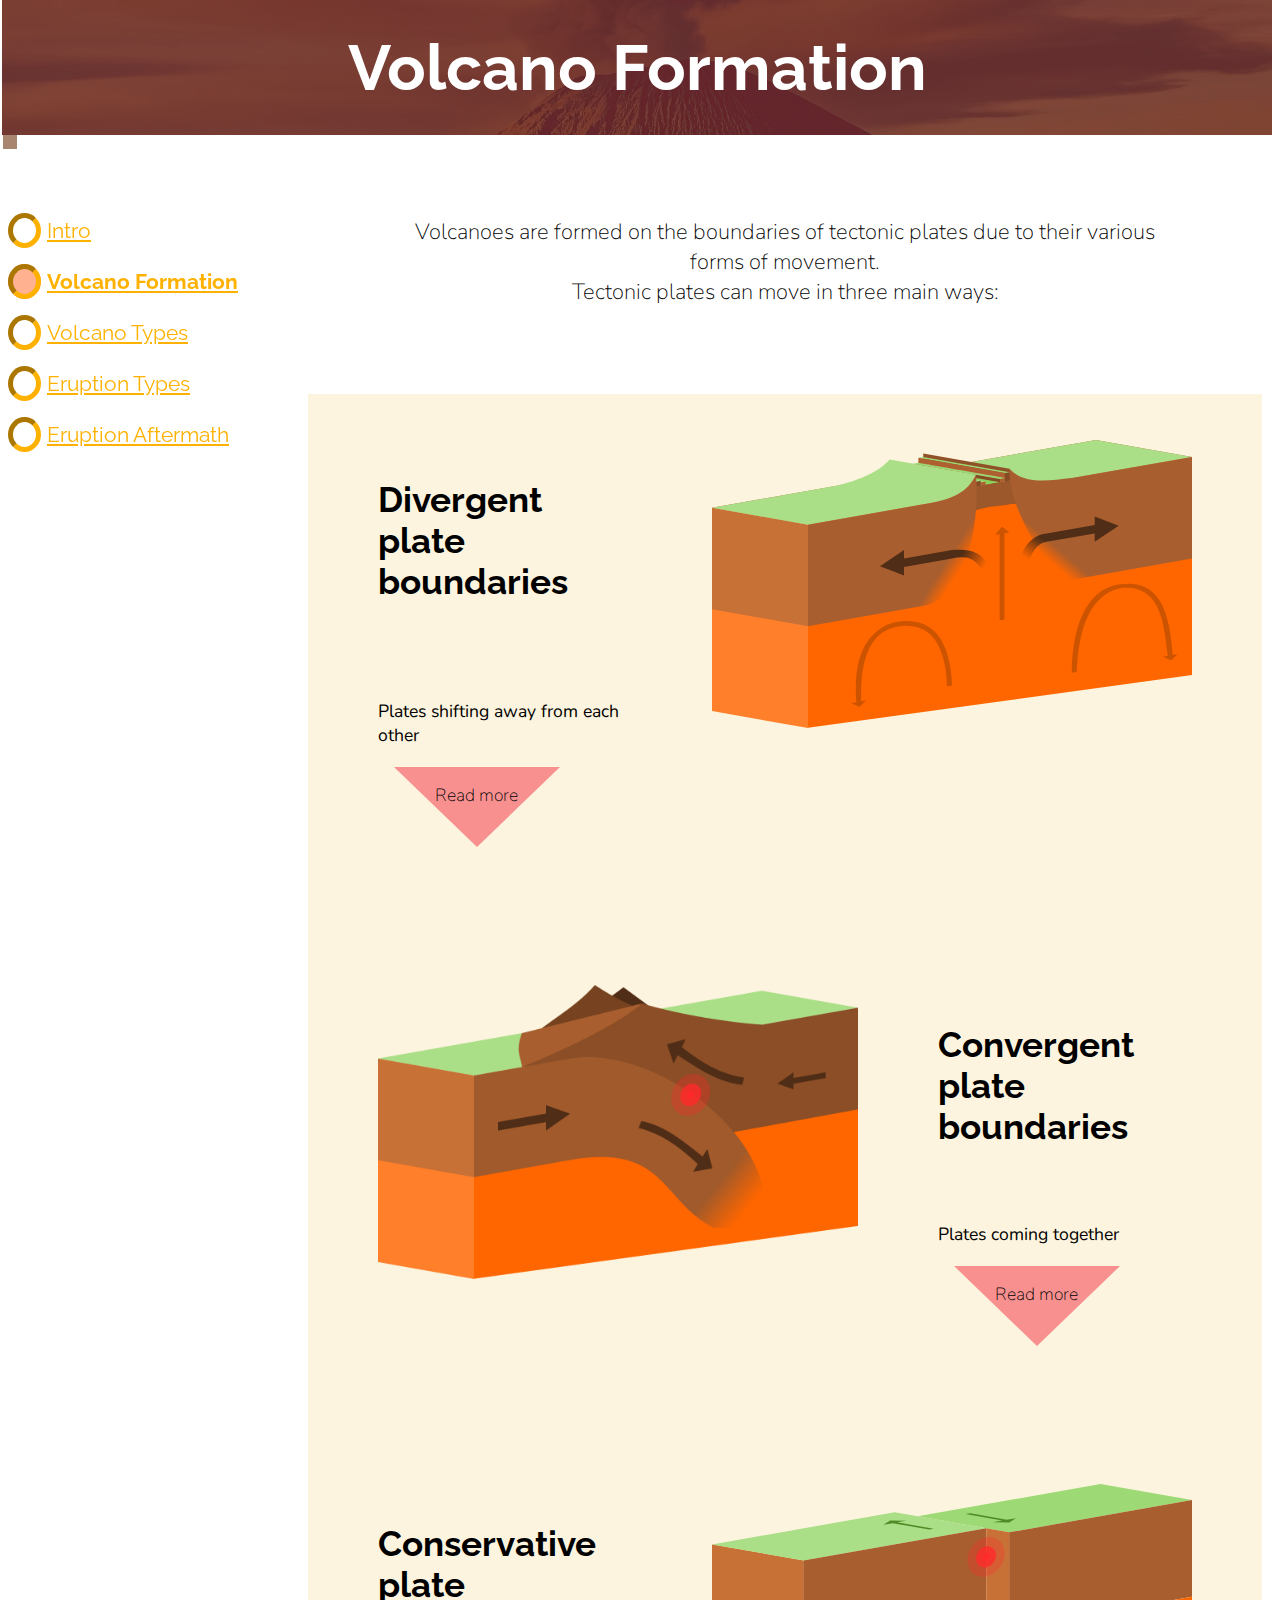
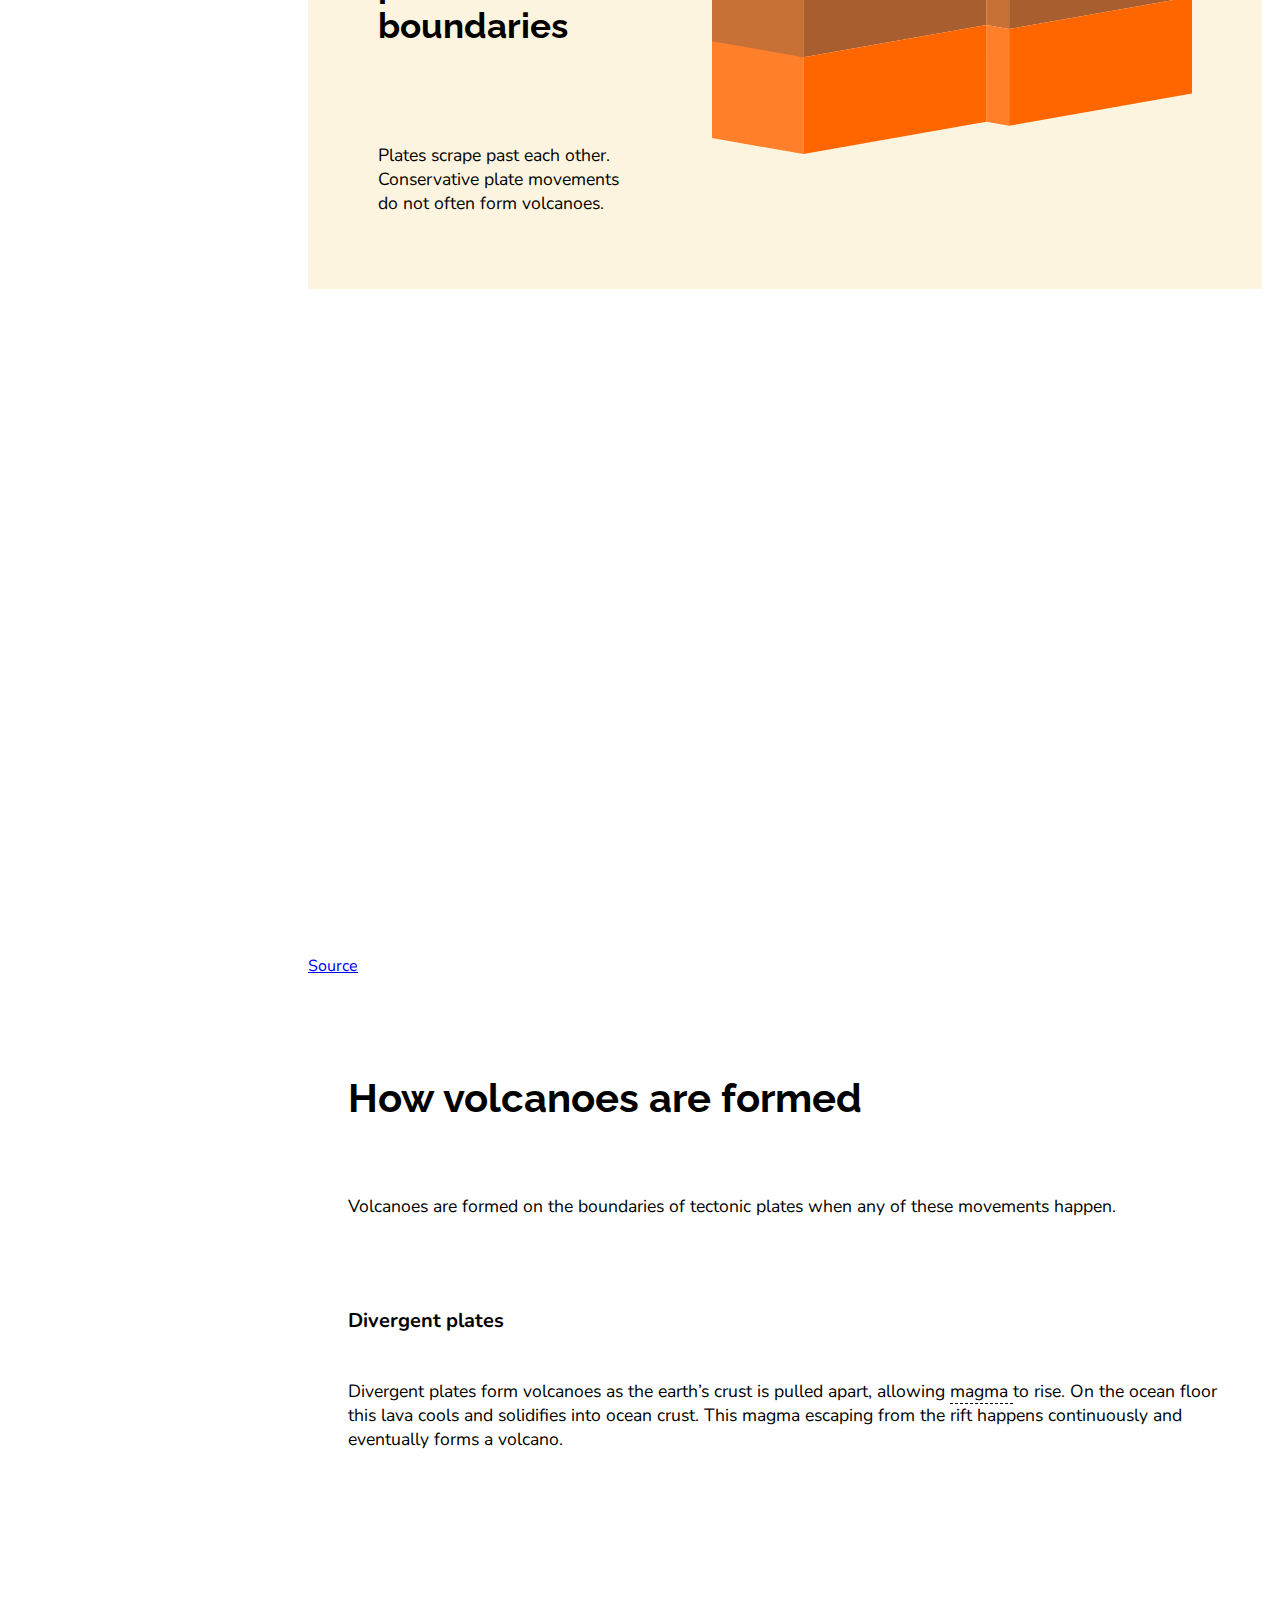
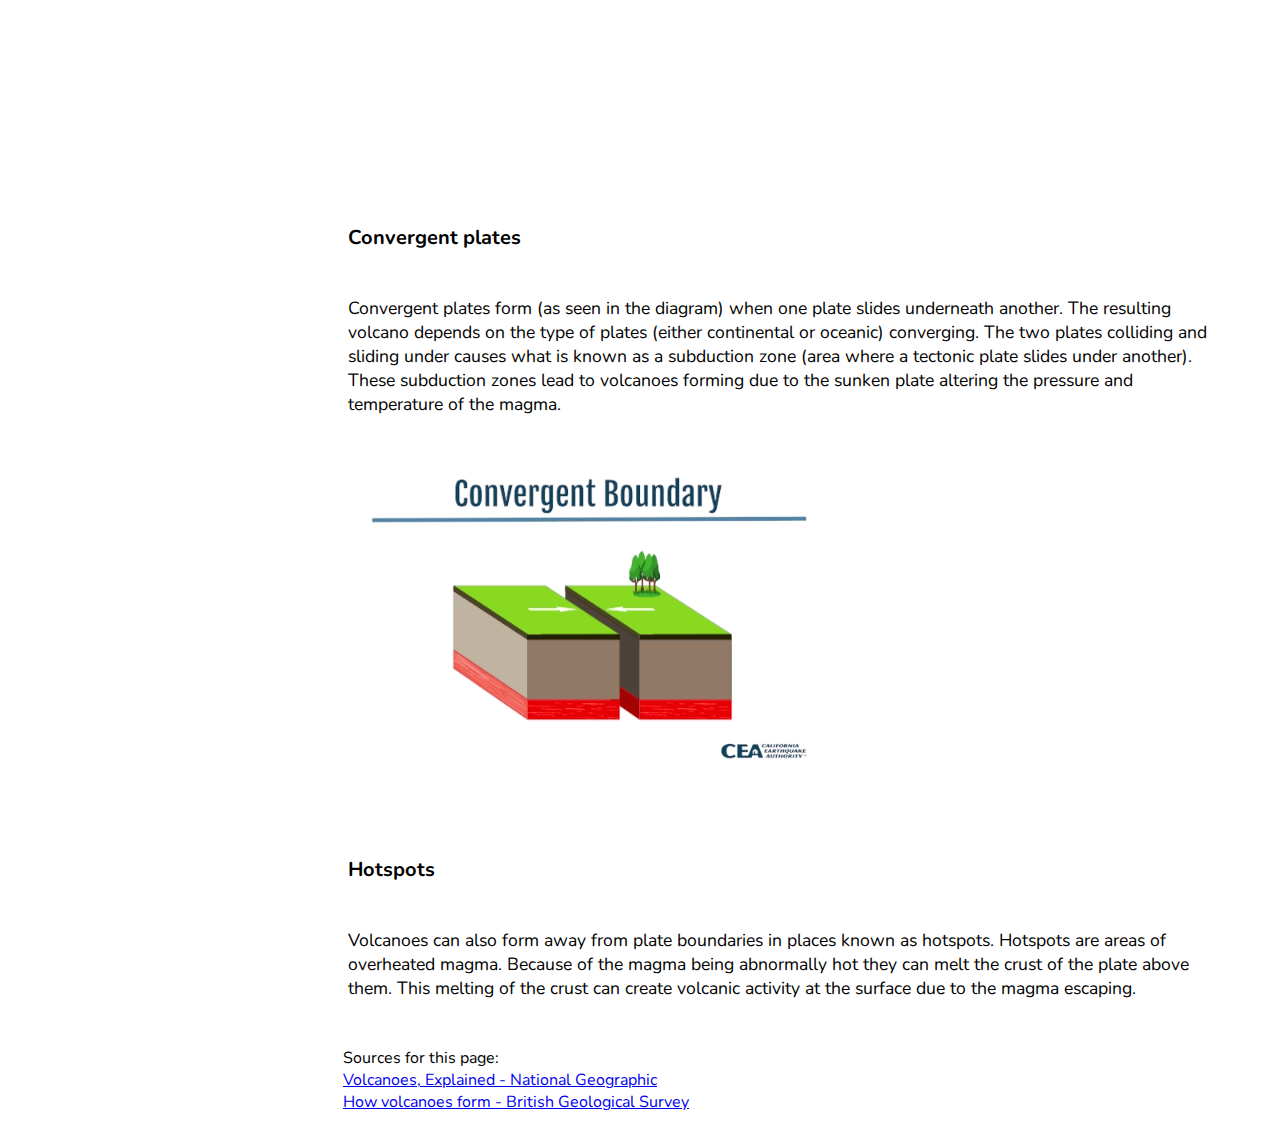
<file: volcano-formation.html>
<!doctype html>
<html>

<head>
    <meta charset="utf-8">
    <title>Volcanoes: Volcano formation</title>
    <link href="style.css" rel="stylesheet" />
    <link rel="preconnect" href="https://fonts.googleapis.com">
    <link rel="preconnect" href="https://fonts.gstatic.com" crossorigin>
    <link href="https://fonts.googleapis.com/css2?family=Noto+Sans&family=Nunito:wght@200;300;400;600&family=Raleway:wght@100;300;400;800;900&display=swap" rel="stylesheet"> 
    <script src="https://code.jquery.com/jquery-3.6.0.min.js"></script>
    <script src = "index.js" defer></script>
    <script>

        $(document).ready(function () {
        
            //scroll to convergent section
            $(function() {
                if(window.location.hash == "#convergent") {
                    $('html,body').stop().animate({
                    scrollTop: 3245
                    }, {
                        duration: 800
                    });
                }
            })
            //make next page button appear at bottom when close to end of page
            $(".next-page-btn").click(function (e) {
                window.location = "volcano-types.html"
            });
            //jump to more info section button
            $('.see-more-btn').click(function(e) {
                e.preventDefault();
                let targetPosition = $('#more-volcano-info').offset().top - 180
                $('html,body').stop().animate({
                    scrollTop: targetPosition
                }, {
                    duration: 800
                });
            })
        })
        
        
        </script>
</head>

<body>
    <header> 
        <h1>Volcano Formation</h1>
        <img src="images/header landscape banner.jpg">
    </header>
    <nav>
        <a href="index.html"><i class="circle"></i> Intro</a> 
        <a id = "active" href="volcano-formation.html"><i class="circleActive"></i>Volcano Formation</a>
        <a href="volcano-types.html"><i class="circle"></i>Volcano Types</a>
        <a href="eruption-types.html"><i class="circle"></i>Eruption Types</a>
        <a href="eruption-aftermath.html"><i class="circle"></i>Eruption Aftermath</a>
    </nav>
    <div id = "progressBar"> </div>
    <main>
        <br>
        <section id = "top-message">
        <p>Volcanoes are formed on the boundaries of tectonic plates due to their various forms of movement.<br>
            Tectonic plates can move in three main ways:</p><br>
        </section>
        <section id = "volcano-gifs">
            <div id = "divergent-1" class = "grid-item">
                <div class = "left">
                    <h3>Divergent plate boundaries</h3> <br>
                    <p>Plates shifting away from each other</p>
                    <!-- <button class = "see-more-btn-2"><span>Read more</span></button> -->
                    <div class = "see-more-btn">
                        <div class = "down-btn"></div>
                        <p> Read more</p>
                    </div>
                   
                </div>
                <div class = "right">
                    <figure class="imgHolder" id="divergent-img">
                        <img src="images/divergent-plate-boundary.svg" alt="image of divergent plate boundary">
                        <figcaption>Image of a divergent plate boundary, <a href="https://en.wikipedia.org/wiki/Divergent_boundary"
                                target="_blank">Source</a> </a></figcaption>
                    </figure>
                </div>
            </div>
            <br> 
            <div id = "convergent-2" class = "grid-item">
                <div class = "left">
                    <figure class="imgHolder" id="divergent-img">
                        <img src="images/convergent.png" alt="image of convergent plate boundary">
                        <figcaption>Image of a convergent plate boundary, <a href="https://en.wikipedia.org/wiki/Convergent_boundary"
                                target="_blank">Source</a> </a></figcaption>
                    </figure>
                </div>
                <div class = "right">
                    <h3>Convergent plate boundaries<br></h3>
                    <p> Plates coming together</p>
                    <div class="see-more-btn">
                        <div class="down-btn"></div>
                        <p> Read more</p>
                    </div>
                </div>
            </div>
            <br>
            <div id="conservative-1" class="grid-item">
                <div class="left">
                    <h3>Conservative plate boundaries</h3> <br>
                    <p>Plates scrape past each other. <br>Conservative plate movements do not often form volcanoes.<br><br></p>
                </div>
                <div class="right">
                    <figure class="imgHolder" id="divergent-img">
                        <img src="images/conservative.svg" alt="image of conservative plate boundary">
                        <figcaption>Image of a conservative plate boundary, <a
                                href="htt ps://en.wikipedia.org/wiki/Transform_fault" target="_blank">Source</a> </a>
                        </figcaption>
                        <br>
                    </figure>
                </div>
            </div>
        </section>
        <br><br><br>
        <div class = "parallax" id = "parallax-1"></div>
        <caption> <a href = "https://wallpapersden.com/volcano-mountains-wallpaper/2560x1440/"target="_blank">Source </a></caption>
        <br><br><br>
        <section id = "more-volcano-info">
            <h2> How volcanoes are formed</h2>
            <p>Volcanoes are formed on the boundaries of tectonic plates when any of these movements happen.
        
            </p>
            <br>
            <h4> Divergent plates</h4>
            <p>Divergent plates form volcanoes as the earth’s crust is pulled apart, allowing
                <span class = "tooltip">magma
                    <span class = "tooltip-text">lava when it is underground, magma becomes lava when it becomes exposed to the atmosphere</span>
                </span>
            to rise. On the ocean floor this lava cools and solidifies into ocean crust. This magma escaping from the rift happens continuously and eventually forms a volcano.<br>
            </p>
            <iframe src='https://gfycat.com/ifr/AdoredSillyHind' frameborder='0' scrolling='no' allowfullscreen width='400'
                height='300'></iframe>
            
            <br>
            <h4> Convergent plates</h4>
            <p>
            Convergent plates form (as seen in the diagram) when one plate slides underneath another. The resulting volcano depends on the type of plates (either continental or oceanic) converging. The two plates colliding and sliding under causes what is known as a subduction zone (area where a tectonic plate slides under another). These subduction zones lead to volcanoes forming due to the sunken plate altering the pressure and temperature of the magma. </p>

            <figure class="imgHolder" id="convergent-gif">
                <img src="images/convergent.gif" alt="image of a convergent plate boundary">
                <figcaption> Animated GIF of a convergent plate boundary, <a
                        href="https://www.earthquakeauthority.com/EQA2/media/Image/Blog/Subduction-zones-or-convergent-margins_1.gif"
                        target="_blank">Source</a></figcaption>
            </figure>

            <br>
            <h4> Hotspots</h4>
            <p>
            Volcanoes can also form away from plate boundaries in places known as hotspots. Hotspots are areas of overheated magma. Because of the magma being abnormally hot they can melt the crust of the plate above them. This melting of the crust can create volcanic activity at the surface due to the magma escaping.
            </p>
        </section>
    </main>
    <br>
<footer>
    <button class="next-page-btn"><span>Next: Types </span></button>
    Sources for this page: <br>
    <a href ="https://www.nationalgeographic.com/environment/article/volcanoes" target="_blank"> Volcanoes, Explained - National Geographic</a> <br>
    <a href = "https://www.bgs.ac.uk/discovering-geology/earth-hazards/volcanoes/how-volcanoes-form-2/" target="_blank">How volcanoes form - British Geological Survey</a>
</footer>
</body>

</html>
</file>
<file: style.css>
body{
    margin-top: 0;
    font-family:Nunito, Arial, Helvetica, sans-serif;

}
nav {
    padding-top:  200px;
    width:270px;
    height: 100%;
    position: fixed;
    z-index: 1;
    top: 0;
    left: 0;
}
nav a {
    font-family: Raleway, Arial, Helvetica, sans-serif;
    display: block;
    padding: 8px;
    font-size: 1.3em;
    color: #FFB100;
    margin-top:10px
}
nav a:hover {
    color:#FFB190
}
nav #active {
    font-style: bold;
    font-weight: bold;
}
header {
    top:0;
    overflow:hidden;
    width:100.5%;
    position: sticky;
    z-index: 3;
    margin-left:-6px;
}
header h1 {
    position: relative;
    text-align: center;
    font-family: Raleway, Arial, Helvetica, sans-serif;
    font-size: 4.0em;
    font-weight: 700;
    font-style:bold;
    background-color: #642323;
    color:white;
    padding:30px;
    margin:0;
}

header img {
    object-fit: cover;
    /* transform: scale(1.5); */
    object-position: 100% 45%;
    height:164px;
    position: absolute;
    left:0;
    top:0px;
    /* top:99px; */
    /* top:-67px; */
    /* height: auto; */
    opacity: 20%;
    margin-right: auto;
    width: 100%;
    margin-left: auto;
    mix-blend-mode: lighten;
    /* width:100%; */
}

main {
    margin-left: 300px;
    margin-right:10px;
    width: auto;
    /* margin-bottom: 80px;
    padding-bottom: 70px; */
}
main p {
    font-family:Nunito, Arial, Helvetica, sans-serif;
    font-size:1.1em;
    padding: 20px;
    margin-left: 20px;
    margin-top:0px;
    margin-bottom:0px;
    margin-right: 20px; 
}

/* .grid {
    width:100%;
    display:grid;   
    grid-template-columns: 20% 80%;
    grid-column-gap: 10px
} */

.circle {
    border: 5px #FFB100;
    border-style:inset;
    /* background: #FFB100; */
    border-radius: 50%;
    width: 10px;
    height: 10px;
 /* padding: 10px; */
    padding-left: 23px;
    margin-right:6px;
}
.circleActive {
    border: 5px #FFB100;
    border-style:inset;
    background: #FFB190;
    border-radius: 50%;
    width: 10px;
    height: 10px;
 /* padding: 10px; */
    padding-left: 23px;
    margin-right:6px;
}
h2{
    font-family: Raleway, Arial, Helvetica, sans-serif;
    font-size:40px;
    padding: 20px;
    margin-left: 20px;
    margin-right: 20px;
}
h3 {
    font-family: Raleway, Arial, Helvetica, sans-serif;
    padding: 20px;
    margin-left: 20px;
    margin-right: 20px;
}
figure {
    position: relative;
    width:fit-content;
    display:flex;
    justify-content: center;
}
figure.imgHolder img {
	z-index: 1;
    position: relative;
	top: 0;
	left: 0;
    height: auto;
    /* change back to 45% if images suck  */
    width:30em;

}
figure.imgHolder a {
    color: #f7fcc7;
}
figure.imgHolder figcaption {
	position: absolute;
	z-index: 2;
	bottom: 0;
	left: 0;
	background-color: rgba(136, 9, 9, 0.7);
	color: #ffffff;
	font-size: 18px;
	width: 100%;
	padding: 5px;
	box-sizing: border-box;
    font-family:Nunito, Arial, Helvetica, sans-serif;
    text-align: center;
    opacity: 90%;
    /* margin-left: 25%; */
}
/* #progressBar {
    position: fixed;
    margin-top:0px;
    width: 10px;
    height:auto;
    margin-left: 270px;
    background-color: #f7cfb7;
    opacity: 80%;
    padding: 2px;
} */
#progressBar {
    position: fixed;
    margin-top:0px;
    width: 10px;
    height:10px;
    margin-left: -5px;
    background-color: #a8856f;
    opacity: 100%;
    padding: 2px;
    z-index: 5;
}
#volcano-gifs{
    display: grid;
    background-color: #FCF4DE;
    grid-gap: 5px;
    padding:30px;
    grid-template-areas: 
    '#divergent-1 #divergent-1'
    '#convergent-1 #convergent-1';
    grid-row-gap: 50px;
}
.grid-item {
    display: grid;
    grid-template-areas: 
    'img h2'
    'none p';
}
.grid-item img {
    width:400px;
    height: 300px;
}
.grid-item h3 {
    font-size:35px;
}
#top-message {
    margin:20px;
    padding:20px;
    text-align: center;
    font-size: 20px;
    font-weight: lighter;
}
.see-more-btn {
    background-color: transparent;
    border: none;
    cursor: pointer;
    margin-left: 3.5em;
}
.see-more-btn:hover button-shape {
    fill: #642323;
}

h4 {
    font-size:20px;
    font-family:Nunito, Arial, Helvetica, sans-serif;
    padding: 20px;
    margin-left: 20px;
    margin-right: 20px;
    margin-bottom:5px;
}
.volcano-type-section-coloured {
    display: grid;
    grid-template-areas: 
    'left right';
    background-color: #FCF4DE;
    padding:20px;
    margin-bottom: 70px;
    margin-top: 70px;
}
.volcano-aftermath-section-coloured {
    display: block;
    background-color: #F6F6F6;
    padding:20px;
    margin-bottom: 60px;
    margin-top: 70px;
}
.volcano-type-section {
    display: grid;
    grid-template-areas: 
    'left right';
    padding:20px;
    margin-bottom: 60px;
    margin-top: 60px;
}
.volcano-aftermath-section {
    display: block;
    padding:20px;
    margin-bottom: 60px;
    margin-top: 60px;
}
#more-volcano-info iframe {
    justify-self: center;
    margin-left: 35%;
}
.volcano-info-section-coloured {
    text-align: center;
    font-size: 20px;
    background-color: #FCF4DE;
    padding:20px;
    margin-bottom: 70px;
    margin-top: 70px;
}
.volcano-info-section-coloured-bottom {
    display: grid;
    grid-template-areas: 
    'left right';
    background-color: #F6F6F6;
    padding:20px;
    margin-bottom: 60px;
    margin-top: 70px;
}
.parallax {
    background-attachment: fixed;
    background-position: center;
    background-repeat: no-repeat;
    background-size: cover;
    margin: 0;
}
#parallax-1 {
    background-image: url("images/wallpapersden.com_volcano-mountains_2560x1440.jpg");
    min-height: 600px;
}
#parallax-2 {
    background-image: url("images/Kilauea_Fissure_8_cone_erupting_on_6-28-2018.jpg");
    min-height: 400px;
}
#parallax-3 {
    background-image: url("images/DcnDYh4WsAAxWLi.jpg");
    min-height: 400px;
}
#parallax-4 {
    background-image: url("images/DenglerSW-Stromboli-20040928-1230x800.jpg");
    min-height: 400px;
}   
#parallax-5 {
    background-image: url("images/01-reference-volcanoes-cb9bmt_2x1.webp");
    min-height: 400px;
}  
a{
    font-family:Nunito, Arial, Helvetica, sans-serif;
}
.next-page-btn{
    position: fixed;
    cursor: pointer;
    top:91%;
    left:84%;
    z-index: 5;
    font-family: Raleway;
    background-color: #ffe30b; 
    text-align: center;
    padding: 16px 33px;
    border: 2px solid #cffa12;
    font-size: 20px;
    font-weight: 300;

}

/* .next-page-btn span:after {
    content: '\00bb';
    opacity: 0;
    top: 0;
    right: -20px;
    transition: 0.5s;
}

.next-page-btn:hover span {
    padding-right: 25px;
}

.next-page-btn:hover span:after {
    opacity: 1;
    right: 0;
}

.next-page-btn span {
    display: inline-block;
    font-family: Raleway, Arial, Helvetica, sans-serif;
    font-size: 20px;
    font-weight: 300;
} */
.next-page-btn:active {
    background-color: white;
    transition-duration: 0.2s;
}
.next-page-btn:hover{
    box-shadow: 0 3px 3px 0 rgba(0,0,0,0.2), 0 6px 20px 0 rgba(0,0,0,0.19);
    transition-duration: 0.2s;
    padding-right: 25px;
    opacity: 0;
}

.next-page-btn:hover::after {
    content: " >>";
    right: -20px;
    transition-duration: 0.4s;
}
.next-page-btn:hover span:after {
    opacity: 1;
    right: 0;
}

.volcano-img-large {
    margin-left:15%;
    width:75%;
    margin-top: 60px;
}
 
.volcano-img-xtra-large {
    margin-left:5%;
    width:90%;
    margin-top: 60px;
}
.tooltip .tooltip-text {
    visibility:hidden;
    width: fit-content;
    background-color:rgba(136, 9, 9, 0.7);
    color:white;
    border-radius: 5px;
    padding:5px;
    position: absolute;
    z-index: 3;
    margin-top:20px;
    margin-left: -80px;
}

.tooltip:hover .tooltip-text {
    visibility: visible;    
}
.tooltip {
    cursor: help;
    border-bottom: dashed 1px black;
    text-align: center;
}
.caption {
    font-family: Nunito, Arial, Helvetica, sans-serif;
    font-size:0.95em;
    margin-left: 20px;
    margin-right: 20px; 
    padding:0px;
}
.see-more-btn{ 
    position: relative;
    cursor: pointer;
    margin-left: 3.5em;
}
.see-more-btn p {
    position: absolute;
    top:-4px;
    left:1px;
    font-weight: 100;
}
.see-more-btn-2 {
    position: relative;
  background-color: #F89090;
  border: none;
  font-size: 28px;
  color: #FFFFFF;
  padding: 20px;
  width: 200px;
  text-align: center;
  transition-duration: 0.4s;
  text-decoration: none;
  overflow: hidden;
  cursor: pointer;
}
.see-more-btn-2:after {
    position: absolute;
    content: "";
    background: #f1f1f1;
    display: block;
    padding-top: 300%;
    padding-left: 350%;
    margin-left: -20px !important;
    margin-top: -120%;
    opacity: 0;
    transition: all 0.8s;
}
.see-more-btn-2:active::after{
    opacity: 1;
    margin: 0;
    padding: 0;
    transition: 0;
}
.see-more-btn-2 span {
    display: inline-block;
    font-family: Nunito, Arial, Helvetica, sans-serif;
    font-size:15px;
    font-weight: 300;
}

/* .see-more-btn {
    background-color: transparent;
    border: none;
    cursor: pointer;
    margin-left: 3.5em;
} */
.down-btn {
      width: 0;
      height: 0;
      border-left: 83px solid transparent;
      border-right: 83px solid transparent;
      border-top: 80px solid #F89090;
}
footer {
    padding:5px;
    /* margin-top:30px; */
    /* position: fixed;
    top:85%;
    left:15%; */
    background-color: white;
    margin-left: 330px;

}
</file>
